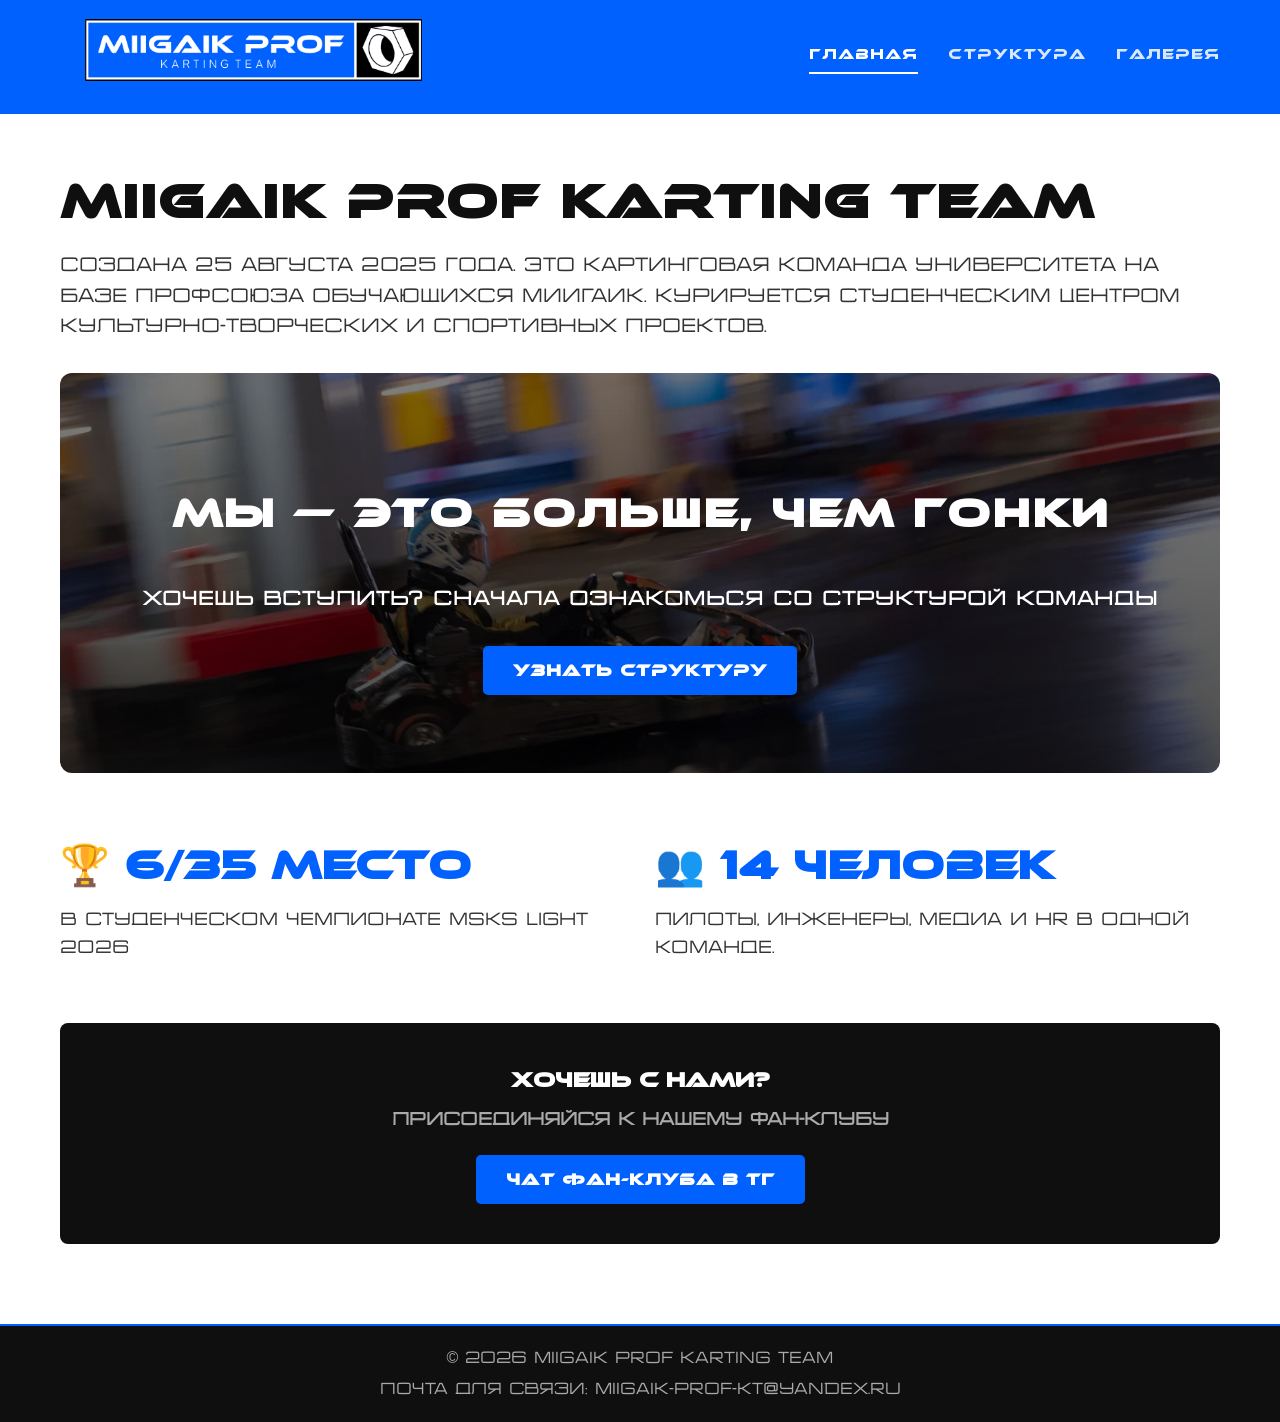
<file: index.html>
<!DOCTYPE html>
<html lang="ru">
<head>
    <meta charset="UTF-8">
    <meta name="viewport" content="width=device-width, initial-scale=1.0">
    <title>MIIGAiK PROF Karting Team</title>
    <link rel="icon" type="image/png" href="images/icon.ico">
    <link rel="stylesheet" href="style.css">
    <style>
        
        .main-title {
            color: #0F0F0F;
        }

        .banner {
            background: linear-gradient(rgba(0, 0, 0, 0.5), rgba(0, 0, 0, 0.7)), url('images/index.jpg');
            background-size: cover;
            background-position: center;
            height: 400px;
            border-radius: 12px;
            display: flex;
            align-items: center;
            justify-content: center;
            text-align: center;
            margin: 30px 0;
        }

        .banner h1 {
            border: none;
            color: white;
            font-size: 2.5rem;
            font-family: 'Ethnocentric', 'Impact', sans-serif;
        }

        .banner h2 {
            border: none;
            color: white;
            font-size: 1.2rem;
            font-family: 'Radiotechnika', Arial, sans-serif;
            margin-bottom: 20px;
        }

        .banner .btn {
            margin-top: 10px;
        }

        .stats-grid {
            display: flex;
            gap: 30px;
            flex-wrap: wrap;
            margin: 60px 0;
        }

        .stat-card {
            flex: 1;
            min-width: 250px;
        }

        .stat-card h3 {
            color: #0061ff;
            font-size: 2.5rem;
            margin-bottom: 10px;
            font-family: 'Ethnocentric', 'Impact', sans-serif;
        }

        .stat-card p {
            font-family: 'Radiotechnika', Arial, sans-serif;
            font-size: 1.1rem;
            color: #333;
        }

        .cta-block {
            text-align: center;
            padding: 40px;
            background: #0F0F0F;
            border-radius: 8px;
        }

        .cta-block h3 {
            color: white;
            font-family: 'Ethnocentric', 'Impact', sans-serif;
        }

        .cta-block h4 {
            color: #aaa;
            margin-bottom: 20px;
            font-family: 'Radiotechnika', Arial, sans-serif;
        }
    </style>
</head>
<body>
    <nav>
        <div class="container">
            <a href="index.html" class="logo">
                <img src="images/logo.png" alt="Karting Team" style="height: 120px;">
            </a>
            <div class="nav-links">
                <a href="index.html" class="active">ГЛАВНАЯ</a>
                <a href="structure.html">СТРУКТУРА</a>
                <a href="gallery.html">ГАЛЕРЕЯ</a>
            </div>
        </div>
    </nav>

    <main class="container">
        <h1 class="main-title">MIIGAiK PROF KARTING TEAM</h1>
        
        <t1>Создана 25 августа 2025 года. Это картинговая команда университета на базе Профсоюза Обучающихся МИИГАиК. Курируется Студенческим центром культурно-творческих и спортивных проектов.</t1>

        <!-- Баннер -->
        <div class="banner">
            <div>
                <h1>МЫ — ЭТО БОЛЬШЕ, ЧЕМ ГОНКИ</h1>
                <h2>Хочешь вступить? Сначала ознакомься со структурой команды</h2>
                <a href="structure.html" class="btn">УЗНАТЬ СТРУКТУРУ</a>
            </div>
        </div>

        <!-- Ключевые показатели -->
        <div class="stats-grid">
            <div class="stat-card">
                <h3>🏆 6/35 место</h3>
                <p>в студенческом чемпионате MSKS Light 2026</p>
            </div>
            <div class="stat-card">
                <h3>👥 14 человек</h3>
                <p>Пилоты, инженеры, медиа и HR в одной команде.</p>
            </div>
        </div>

        <!-- Блок с призывом -->
        <div class="cta-block">
            <h3>ХОЧЕШЬ С НАМИ?</h3>
            <h4>Присоединяйся к нашему фан-клубу</h4>
            <a href="https://t.me/+w9Vq2df_p7wwNTMy" class="btn">чат фан-клуба в тг</a>
        </div>
    </main>

    <footer>
        <p>© 2026 MIIGAiK PROF Karting Team</p>
        <p style="margin-top: 5px; color: #aaa;">ПОЧТА ДЛЯ СВЯЗИ: MIIGAiK-Prof-KT@yandex.ru</p>
    </footer>
</body>
</html>
</file>
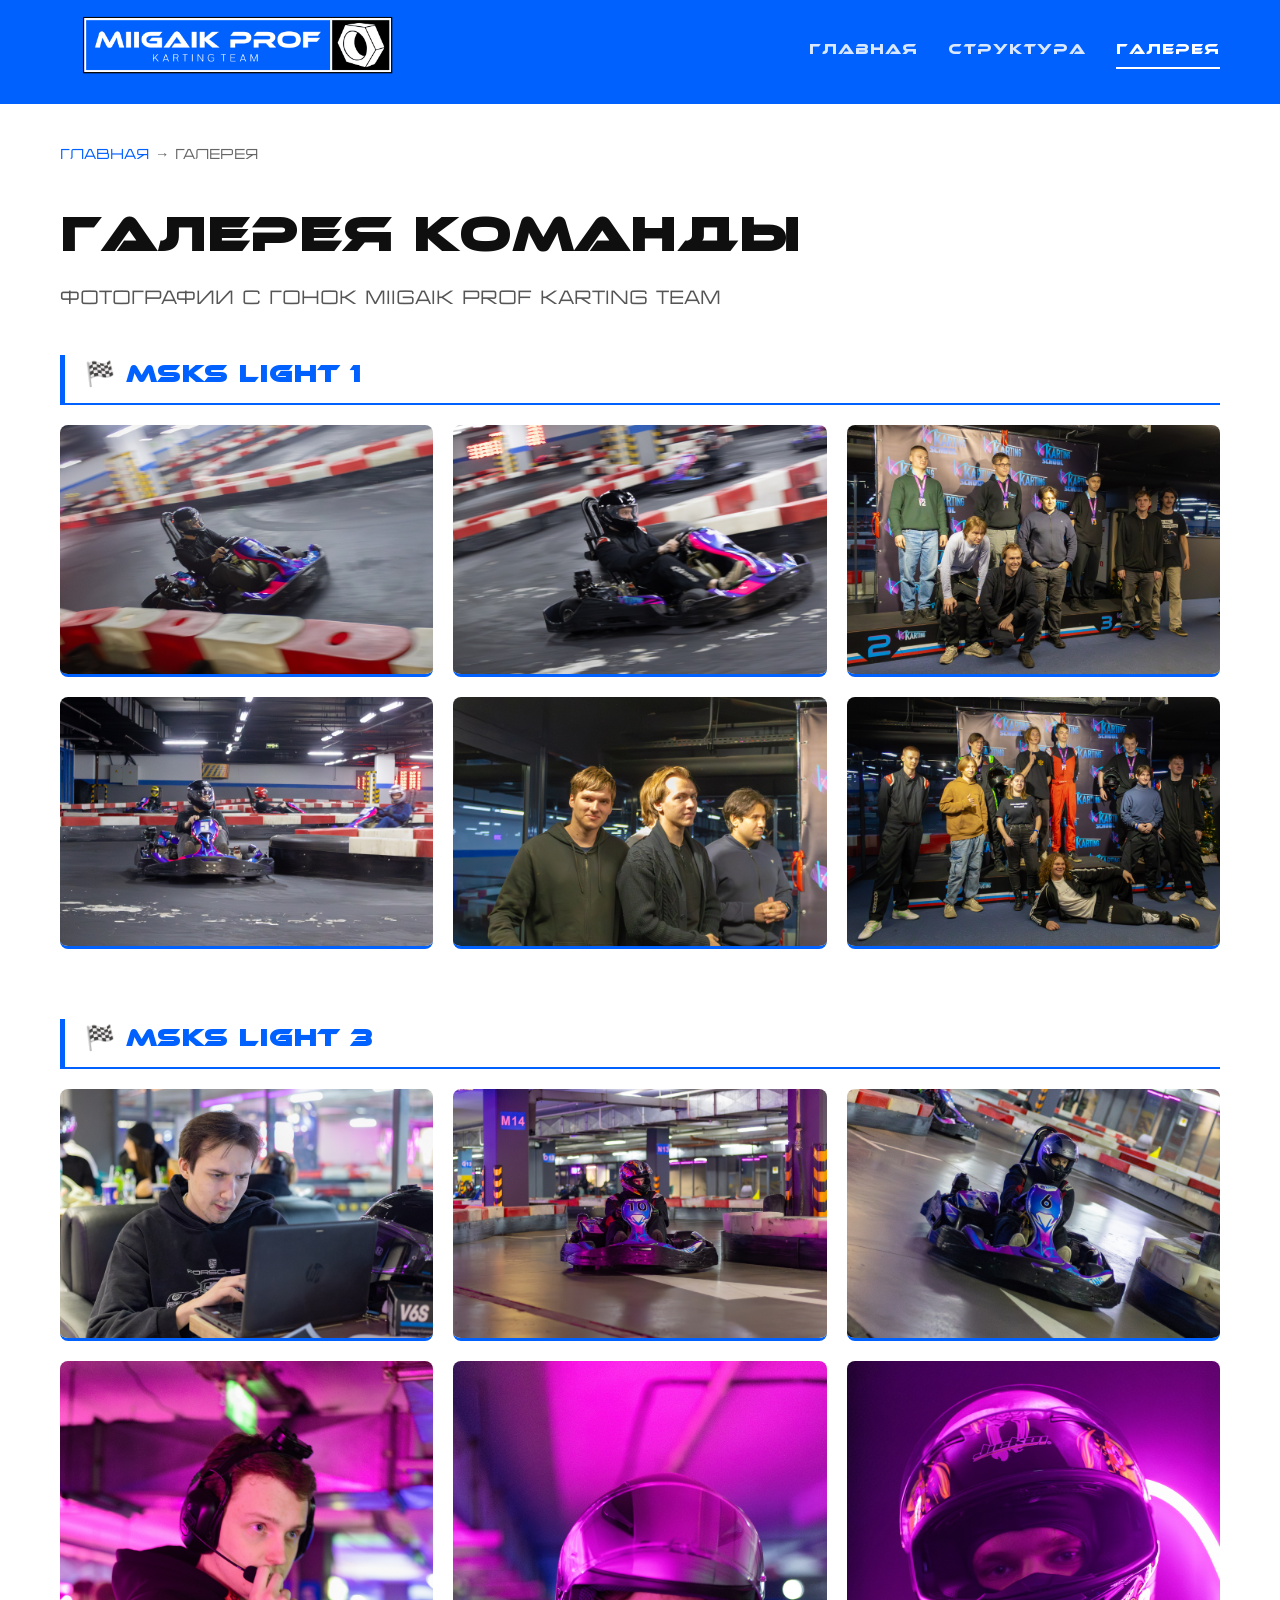
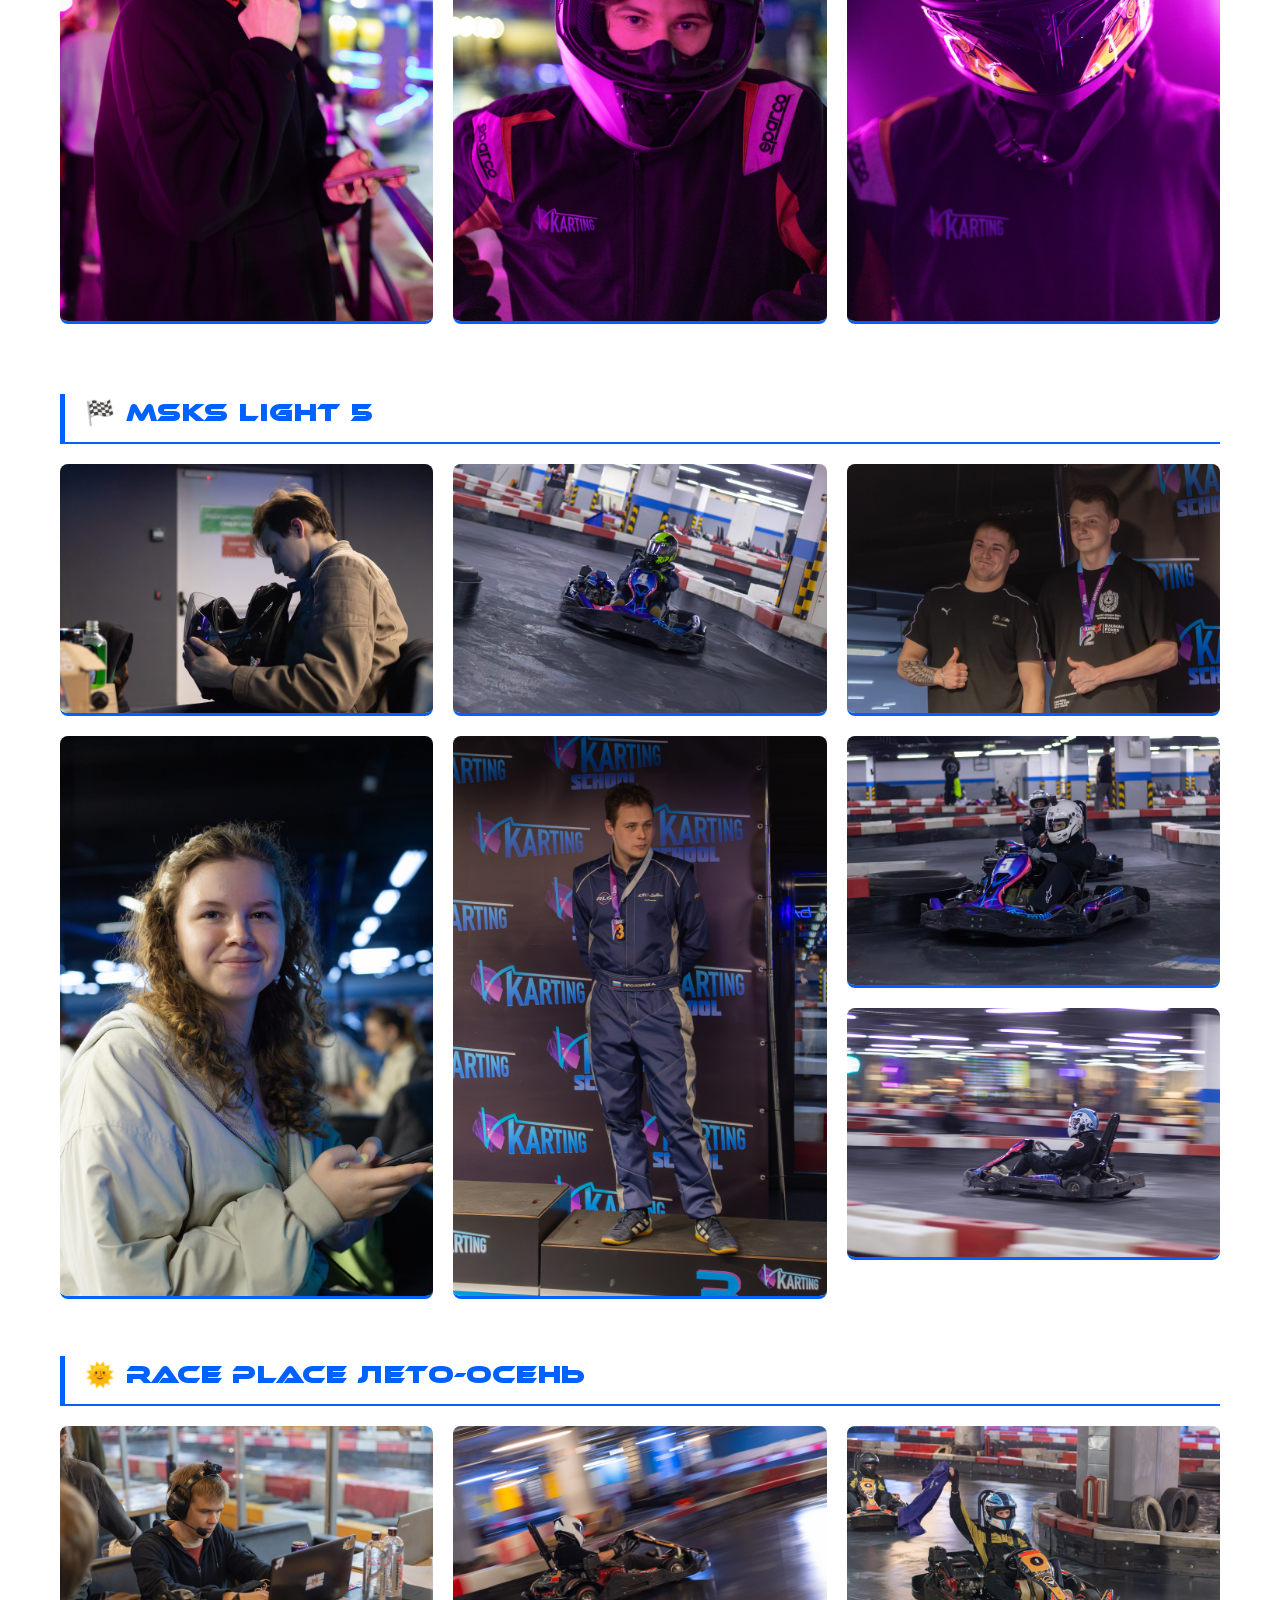
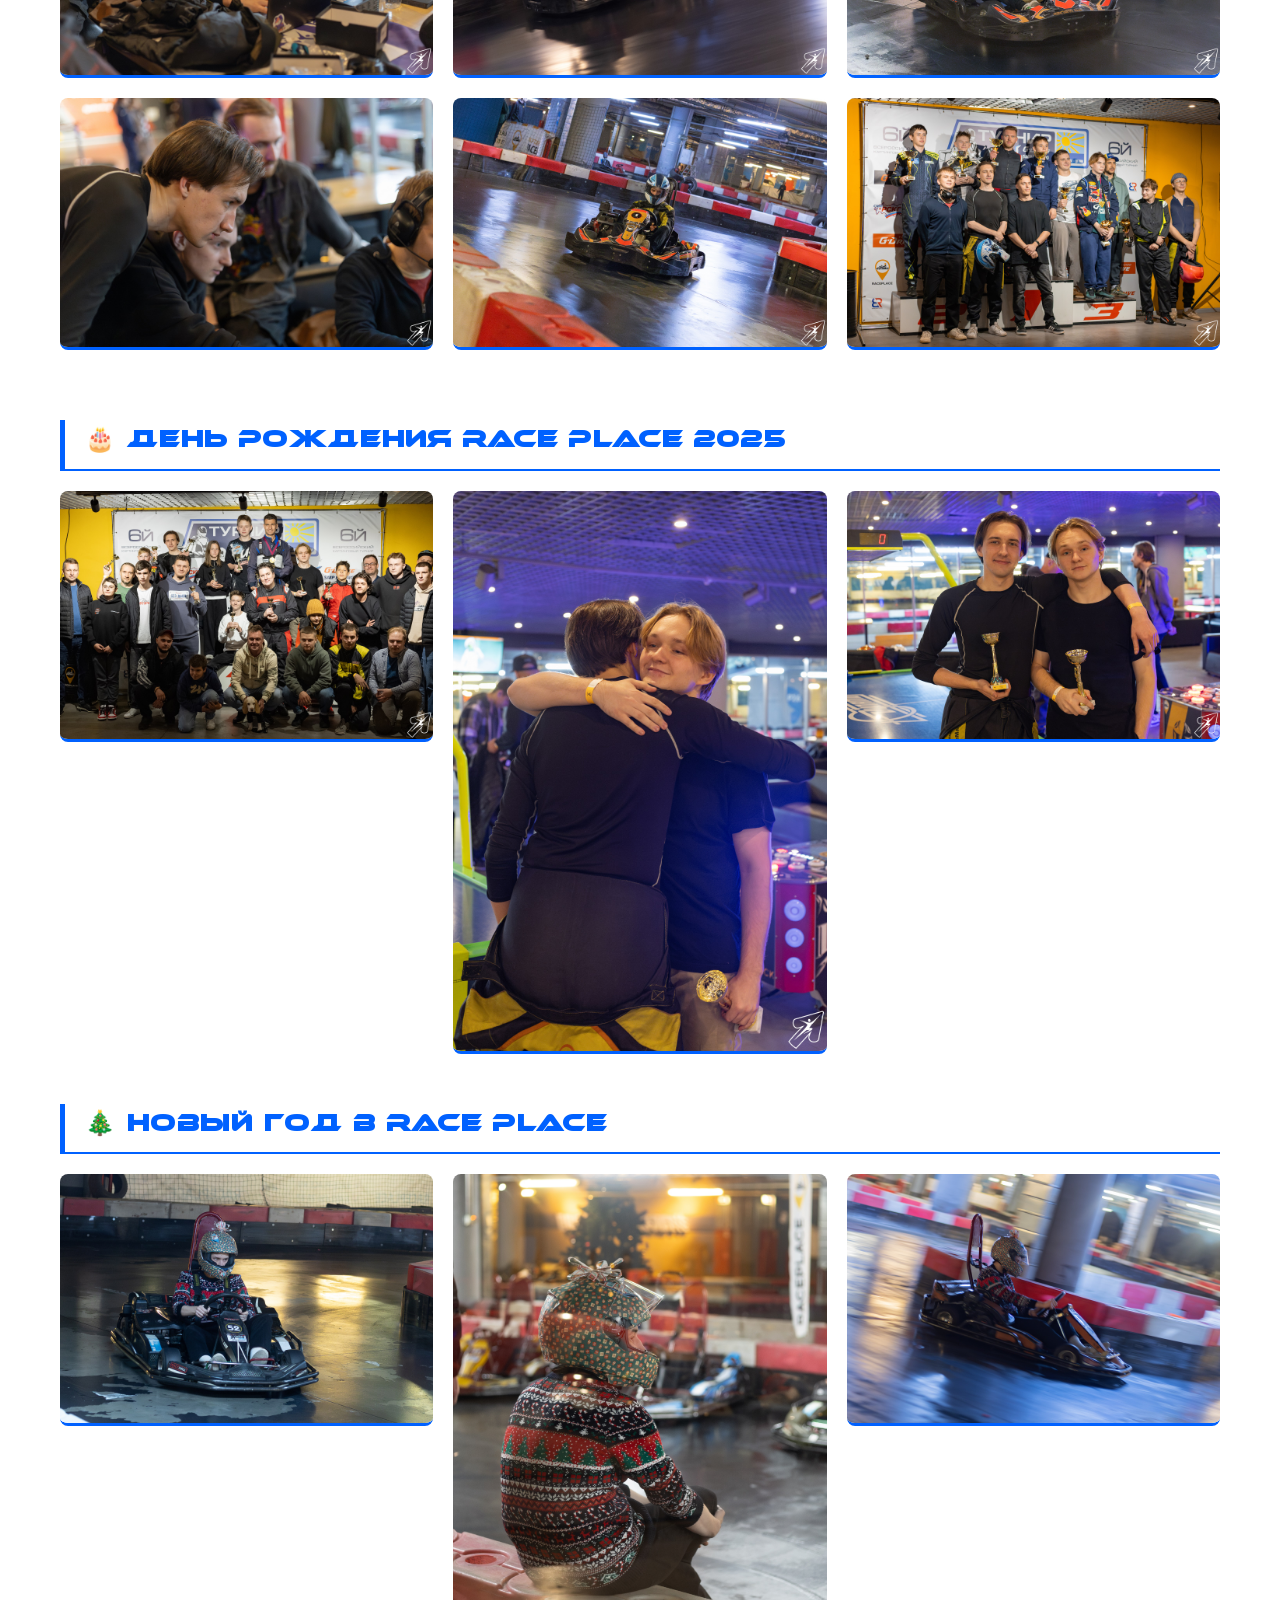
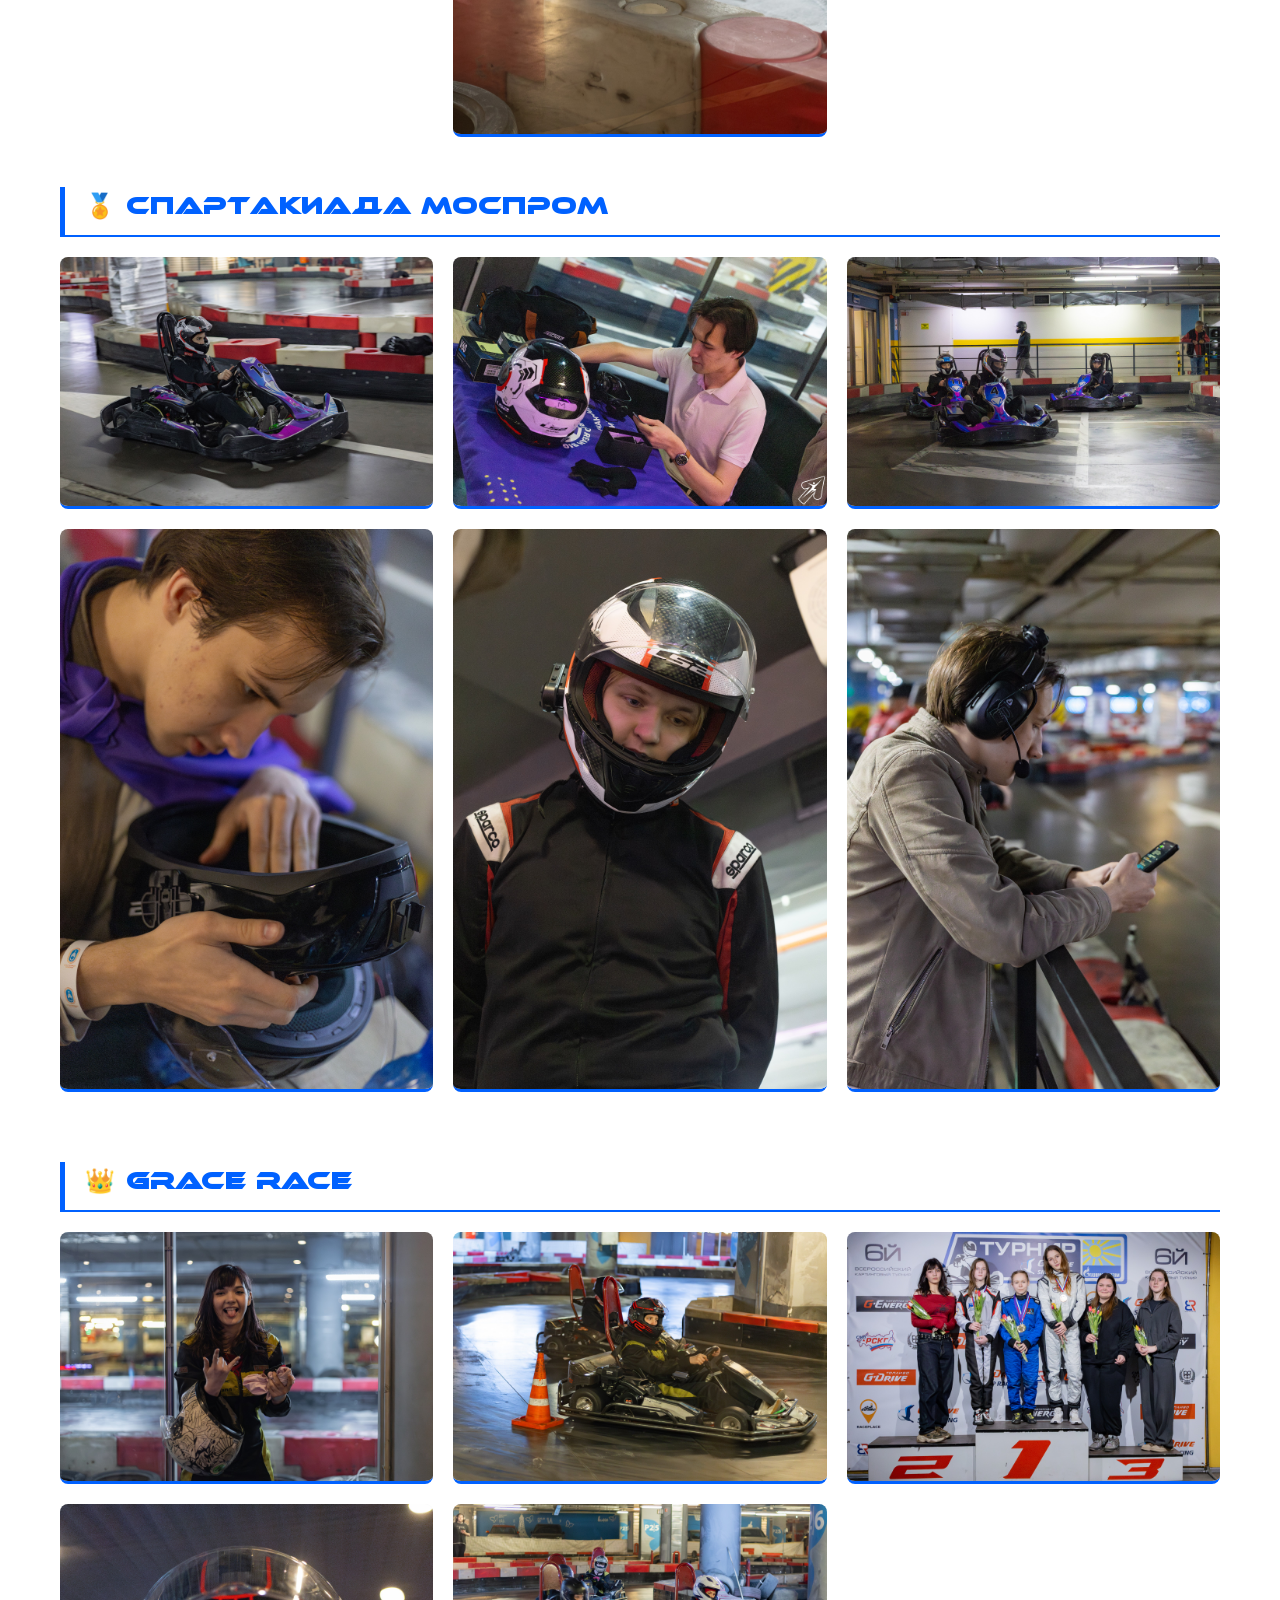
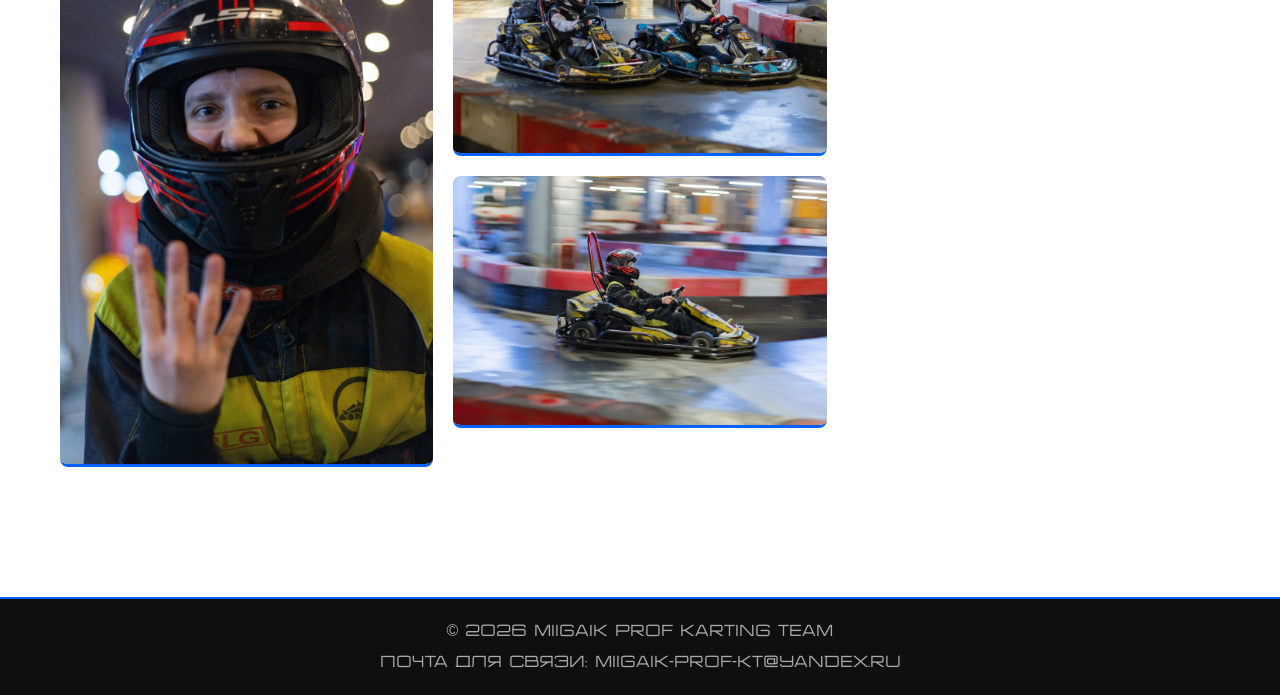
<file: gallery.html>
<!DOCTYPE html>
<html lang="ru">
<head>
    <meta charset="UTF-8">
    <meta name="viewport" content="width=device-width, initial-scale=1.0">
    <title>Галерея | MIIGAiK PROF Karting Team</title>
    <link rel="icon" type="image/png" href="images/icon.ico">
    <link rel="stylesheet" href="style.css">
    <style>
        /* ============================================
           СТИЛИ ДЛЯ ГАЛЕРЕИ
           ============================================ */
        
        .gallery-intro {
            font-family: radiotechnika, Arial, sans-serif;
            font-size: 1.2rem;
            color: #555;
            margin-bottom: 40px;
        }

        /* Секция этапа */
        .event-section {
            margin-bottom: 50px;
        }

        .event-title {
            font-family: 'Ethnocentric', 'Impact', sans-serif;
            font-size: 1.5rem;
            color: #0061ff;
            margin-bottom: 20px;
            padding-bottom: 10px;
            border-bottom: 2px solid #0061ff;
        }

        /* Сетка галереи */
        .gallery-grid {
            column-count: 3;
            column-gap: 20px;
        }

        .gallery-item {
            break-inside: avoid;
            margin-bottom: 20px;
            border-radius: 8px;
            overflow: hidden;
            transition: transform 0.3s ease;
            background: #F5F5F5;
            border-bottom: 3px solid #0061ff;
        }

        .gallery-item:hover {
            transform: scale(1.02);
        }

        .gallery-item img {
            width: 100%;
            height: auto;
            display: block;
        }

        /* Адаптив */
        @media (max-width: 900px) {
            .gallery-grid {
                column-count: 2;
            }
        }

        @media (max-width: 600px) {
            .gallery-grid {
                column-count: 1;
            }
        }
    </style>
</head>
<body>
    <nav>
        <div class="container">
            <a href="index.html" class="logo">
                <img src="images/logo.png" alt="Karting Team" style="height: 110px;">
            </a>
            <div class="nav-links">
                <a href="index.html">ГЛАВНАЯ</a>
                <a href="structure.html">СТРУКТУРА</a>
                <a href="gallery.html" class="active">ГАЛЕРЕЯ</a>
            </div>
        </div>
    </nav>

    <main class="container">
        <div class="breadcrumbs">
            <a href="index.html">Главная</a> → 
            <span>Галерея</span>
        </div>

        <h1>ГАЛЕРЕЯ КОМАНДЫ</h1>
        <p class="gallery-intro">Фотографии с гонок MIIGAiK PROF Karting Team</p>

        <!-- MSKS Light 1 -->
        <section class="event-section">
            <h2 class="event-title">🏁 MSKS LIGHT 1</h2>
            <div class="gallery-grid">
                <div class="gallery-item"><img src="images/gallery/msks-light-1/1.JPG" alt="MSKS Light 1"></div>
                <div class="gallery-item"><img src="images/gallery/msks-light-1/2.JPG" alt="MSKS Light 1"></div>
                <div class="gallery-item"><img src="images/gallery/msks-light-1/3.JPG" alt="MSKS Light 1"></div>
                <div class="gallery-item"><img src="images/gallery/msks-light-1/4.JPG" alt="MSKS Light 1"></div>
                <div class="gallery-item"><img src="images/gallery/msks-light-1/5.JPG" alt="MSKS Light 1"></div>
                <div class="gallery-item"><img src="images/gallery/msks-light-1/6.JPG" alt="MSKS Light 1"></div>
            </div>
        </section>

        <!-- MSKS Light 3 -->
        <section class="event-section">
            <h2 class="event-title">🏁 MSKS LIGHT 3</h2>
            <div class="gallery-grid">
                <div class="gallery-item"><img src="images/gallery/msks-light-3/1.JPG" alt="MSKS Light 3"></div>
                <div class="gallery-item"><img src="images/gallery/msks-light-3/2.JPG" alt="MSKS Light 3"></div>
                <div class="gallery-item"><img src="images/gallery/msks-light-3/4.JPG" alt="MSKS Light 3"></div>
                <div class="gallery-item"><img src="images/gallery/msks-light-3/5.JPG" alt="MSKS Light 3"></div>
                <div class="gallery-item"><img src="images/gallery/msks-light-3/3.JPG" alt="MSKS Light 3"></div>
                <div class="gallery-item"><img src="images/gallery/msks-light-3/6.JPG" alt="MSKS Light 3"></div>
            </div>
        </section>

        <!-- MSKS Light 5 -->
        <section class="event-section">
            <h2 class="event-title">🏁 MSKS LIGHT 5</h2>
            <div class="gallery-grid">
                <div class="gallery-item"><img src="images/gallery/msks-light-5/1.JPG" alt="MSKS Light 5"></div>
                <div class="gallery-item"><img src="images/gallery/msks-light-5/2.JPG" alt="MSKS Light 5"></div>
                <div class="gallery-item"><img src="images/gallery/msks-light-5/4.JPG" alt="MSKS Light 5"></div>
                <div class="gallery-item"><img src="images/gallery/msks-light-5/5.JPG" alt="MSKS Light 5"></div>
                <div class="gallery-item"><img src="images/gallery/msks-light-5/6.JPG" alt="MSKS Light 5"></div>
                <div class="gallery-item"><img src="images/gallery/msks-light-5/7.JPG" alt="MSKS Light 5"></div>
                <div class="gallery-item"><img src="images/gallery/msks-light-5/8.JPG" alt="MSKS Light 5"></div>
                
            </div>
        </section>

        <!-- Race Place Лето-Осень -->
        <section class="event-section">
            <h2 class="event-title">🌞 RACE PLACE ЛЕТО-ОСЕНЬ</h2>
            <div class="gallery-grid">
                <div class="gallery-item"><img src="images/gallery/raceplace-summer/1.jpg" alt="Race Place Лето-Осень"></div>
                <div class="gallery-item"><img src="images/gallery/raceplace-summer/2.jpg" alt="Race Place Лето-Осень"></div>
                <div class="gallery-item"><img src="images/gallery/raceplace-summer/3.jpg" alt="Race Place Лето-Осень"></div>
                <div class="gallery-item"><img src="images/gallery/raceplace-summer/4.jpg" alt="Race Place Лето-Осень"></div>
                <div class="gallery-item"><img src="images/gallery/raceplace-summer/5.jpg" alt="Race Place Лето-Осень"></div>
                <div class="gallery-item"><img src="images/gallery/raceplace-summer/6.jpg" alt="Race Place Лето-Осень"></div>
            </div>
        </section>

        <!-- День рождения Race Place 2025 -->
        <section class="event-section">
            <h2 class="event-title">🎂 ДЕНЬ РОЖДЕНИЯ RACE PLACE 2025</h2>
            <div class="gallery-grid">
                <div class="gallery-item"><img src="images/gallery/race-place-bday/1.JPG" alt="День рождения Race Place"></div>
                <div class="gallery-item"><img src="images/gallery/race-place-bday/2.JPG" alt="День рождения Race Place"></div>
                <div class="gallery-item"><img src="images/gallery/race-place-bday/3.JPG" alt="День рождения Race Place"></div>
            
            </div>
        </section>

        <!-- Новый год в Race Place -->
        <section class="event-section">
            <h2 class="event-title">🎄 НОВЫЙ ГОД В RACE PLACE</h2>
            <div class="gallery-grid">
                <div class="gallery-item"><img src="images/gallery/newyear/1.JPG" alt="Новый год в Race Place"></div>
                <div class="gallery-item"><img src="images/gallery/newyear/2.JPG" alt="Новый год в Race Place"></div>
                <div class="gallery-item"><img src="images/gallery/newyear/3.JPG" alt="Новый год в Race Place"></div>
            </div>
        </section>

        <!-- Спартакиада Моспром -->
        <section class="event-section">
            <h2 class="event-title">🏅 СПАРТАКИАДА МОСПРОМ</h2>
            <div class="gallery-grid">
                <div class="gallery-item"><img src="images/gallery/mosprom/1.JPG" alt="Спартакиада Моспром"></div>
                <div class="gallery-item"><img src="images/gallery/mosprom/2.JPG" alt="Спартакиада Моспром"></div>
                <div class="gallery-item"><img src="images/gallery/mosprom/4.JPG" alt="Спартакиада Моспром"></div>
                <div class="gallery-item"><img src="images/gallery/mosprom/5.JPG" alt="Спартакиада Моспром"></div>
                <div class="gallery-item"><img src="images/gallery/mosprom/3.JPG" alt="Спартакиада Моспром"></div>
                <div class="gallery-item"><img src="images/gallery/mosprom/6.JPG" alt="Спартакиада Моспром"></div>
                
            </div>
        </section>

        <!-- Grace Race -->
        <section class="event-section">
            <h2 class="event-title">👑 GRACE RACE</h2>
            <div class="gallery-grid">
                <div class="gallery-item"><img src="images/gallery/grace-race/1.JPG" alt="Grace Race"></div>
                <div class="gallery-item"><img src="images/gallery/grace-race/2.JPG" alt="Grace Race"></div>
                <div class="gallery-item"><img src="images/gallery/grace-race/3.JPG" alt="Grace Race"></div>
                <div class="gallery-item"><img src="images/gallery/grace-race/4.JPG" alt="Grace Race"></div>
                <div class="gallery-item"><img src="images/gallery/grace-race/5.JPG" alt="Grace Race"></div>
                <div class="gallery-item"><img src="images/gallery/grace-race/6.JPG" alt="Grace Race"></div>
            </div>
        </section>

        
    </main>

    <footer>
        <p>© 2026 MIIGAiK PROF Karting Team</p>
        <p style="margin-top: 5px; color: #aaa;">ПОЧТА ДЛЯ СВЯЗИ: MIIGAiK-Prof-KT@yandex.ru</p>
    </footer>
</body>
</html>
</file>
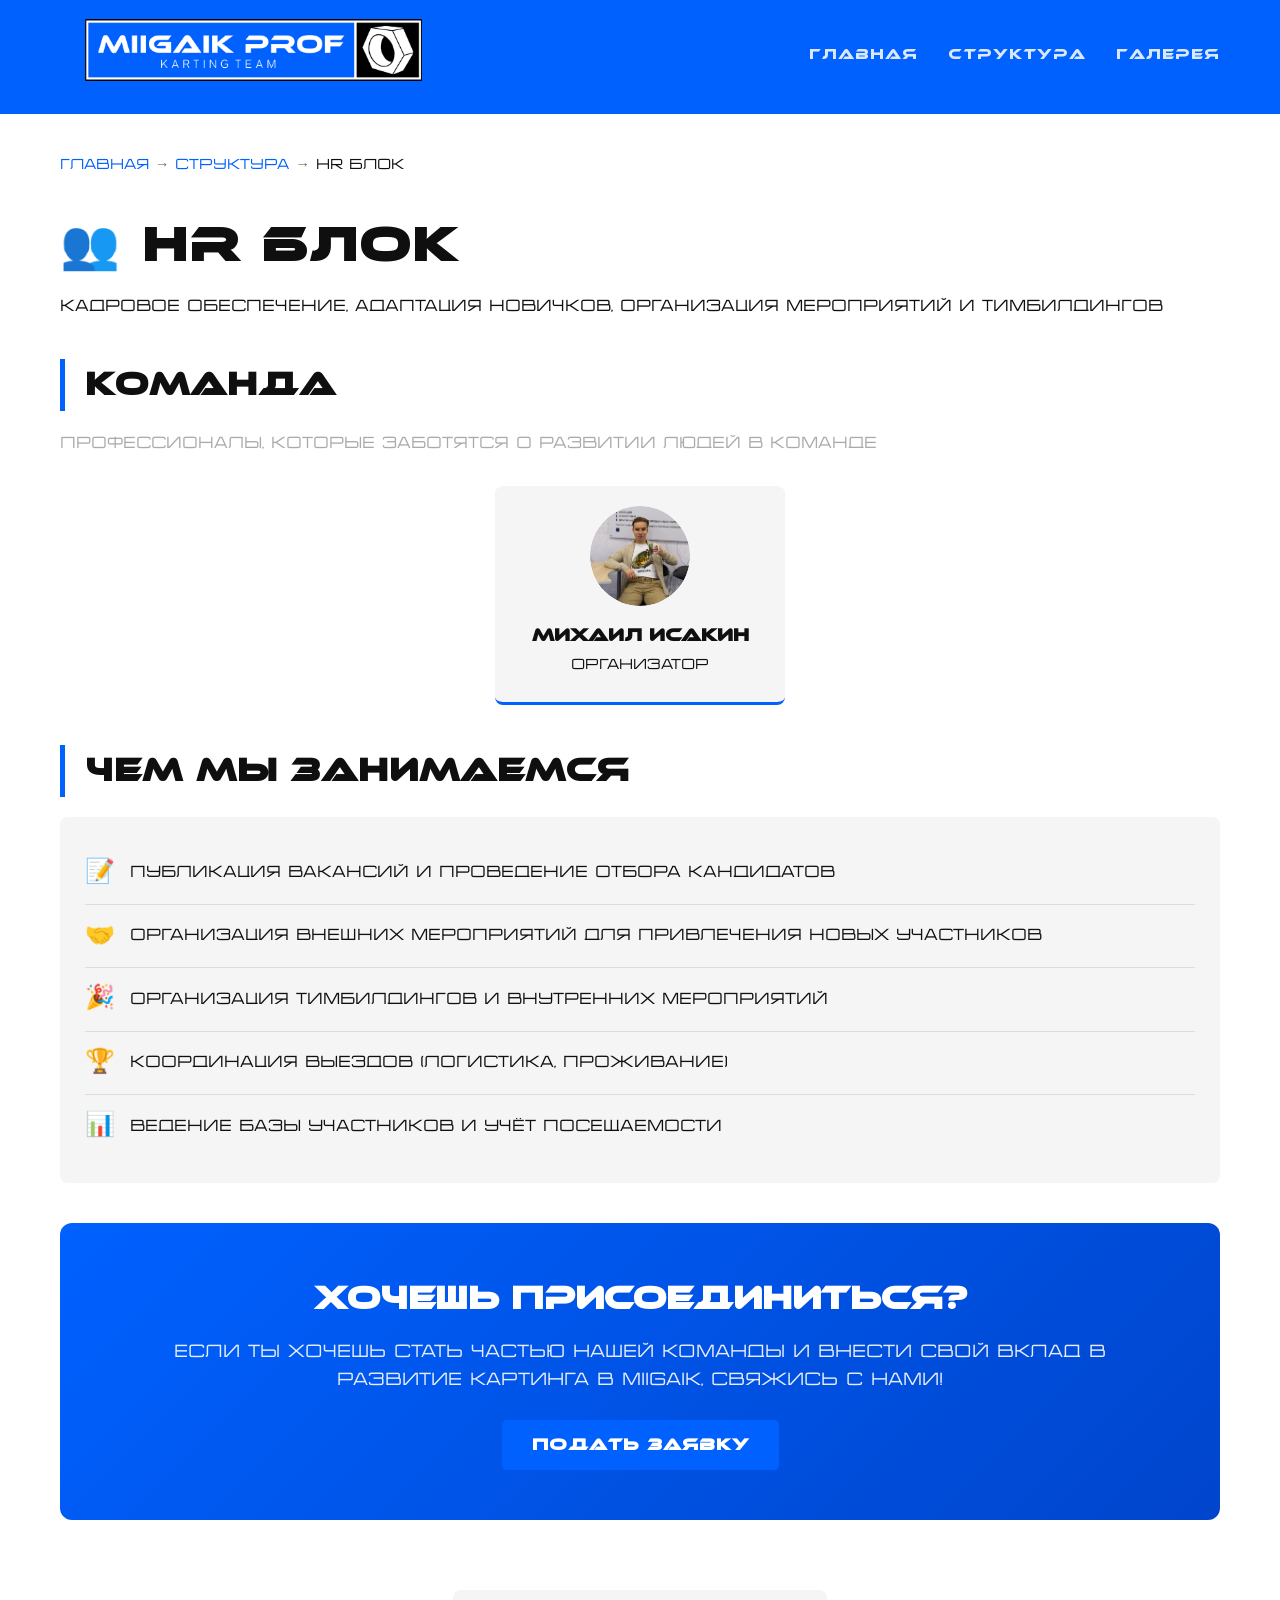
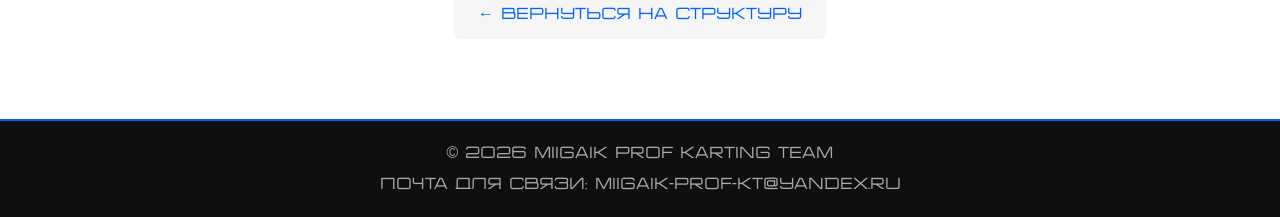
<file: hr.html>
<!DOCTYPE html>
<html lang="ru">
<head>
    <meta charset="UTF-8">
    <meta name="viewport" content="width=device-width, initial-scale=1.0">
    <title>HR Блок | MIIGAiK PROF Karting Team</title>
    <link rel="icon" type="image/png" href="images/icon.ico">
    <link rel="stylesheet" href="style.css">
    <style>
        .join-section {
            background: linear-gradient(135deg, #0061ff 0%, #0045cc 100%);
            padding: 50px;
            border-radius: 12px;
            text-align: center;
            margin: 40px 0;
        }

        .join-section h3 {
            color: white;
            font-family: 'Ethnocentric', 'Impact', sans-serif;
            font-size: 2rem;
            margin-bottom: 15px;
        }

        .join-section p {
            color: rgba(255, 255, 255, 0.9);
            font-family: 'Radiotechnika', Arial, sans-serif;
            font-size: 1.1rem;
            margin-bottom: 25px;
        }

        .back-link {
            display: inline-block;
            margin-top: 30px;
            padding: 12px 25px;
            background: #F5F5F5;
            color: #0061ff;
            border-radius: 8px;
            text-decoration: none;
            font-family: 'Radiotechnika', Arial, sans-serif;
            transition: all 0.3s;
        }

        .back-link:hover {
            background: #EEEEEE;
        }

        .member-avatar.member-avatar-photo {
            position: static;
            width: 100px;
            height: 100px;
            margin: 0 auto 15px;
            border-radius: 50%;
            background: none;
            padding: 0;
            overflow: hidden;
        }

        .member-avatar.member-avatar-photo img {
            width: 100%;
            height: 100%;
            object-fit: cover;
            border-radius: 50%;
            display: block;
        }

        .member-card:has(.member-avatar-photo) h3,
        .member-card:has(.member-avatar-photo) .member-role,
        .member-card:has(.member-avatar-photo) .member-desc {
            color: #0F0F0F;
            text-shadow: none;
        }

        .member-card:has(.member-avatar-photo) {
            aspect-ratio: auto;
            display: block;
        }

        .hr-team-grid {
            justify-content: center;
        }

        .hr-team-grid .member-card {
            flex: 0 1 25%;
            min-width: 220px;
            max-width: 320px;
        }
    </style>
</head>
<body>
    <nav>
        <div class="container">
            <a href="index.html" class="logo">
                <img src="images/logo.png" alt="Karting Team" style="height: 120px;">
            </a>
            <div class="nav-links">
                <a href="index.html">ГЛАВНАЯ</a>
                <a href="structure.html">СТРУКТУРА</a>
                <a href="gallery.html">ГАЛЕРЕЯ</a>
            </div>
        </div>
    </nav>

    <main class="container">
        <div class="breadcrumbs">
            <a href="index.html">Главная</a> → 
            <a href="structure.html">Структура</a> → 
            <span style="color: #0F0F0F;">HR Блок</span>
        </div>

        <div class="hr-hero">
            <div>
                <h1>👥 HR БЛОК</h1>
                <p>Кадровое обеспечение, адаптация новичков, организация мероприятий и тимбилдингов</p>
            </div>
        </div>

        <section>
            <h2>КОМАНДА</h2>
            <p style="color: #aaa; margin-bottom: 30px;">Профессионалы, которые заботятся о развитии людей в команде</p>
            
            <div class="team-grid hr-team-grid">
                <div class="member-card">
                    <div class="member-avatar member-avatar-photo">
                        <img src="images/members/Hr Исакин Михаил.jpg" alt="Михаил Исакин">
                    </div>
                    <h3>Михаил Исакин</h3>
                    <div class="member-role">Организатор</div>
                    <div class="member-desc"></div>
                </div>
            </div>
        </section>

        <section>
            <h2>ЧЕМ МЫ ЗАНИМАЕМСЯ</h2>
            <div class="task-list">
                <div class="task-item"><span class="task-icon">📝</span> Публикация вакансий и проведение отбора кандидатов</div>
                <div class="task-item"><span class="task-icon">🤝</span> Организация внешних мероприятий для привлечения новых участников</div>
                <div class="task-item"><span class="task-icon">🎉</span> Организация тимбилдингов и внутренних мероприятий</div>
                <div class="task-item"><span class="task-icon">🏆</span> Координация выездов (логистика, проживание)</div>
                <div class="task-item"><span class="task-icon">📊</span> Ведение базы участников и учёт посещаемости</div>
            </div>
        </section>

        <div class="join-section">
            <h3>ХОЧЕШЬ ПРИСОЕДИНИТЬСЯ?</h3>
            <p>Если ты хочешь стать частью нашей команды и внести свой вклад в развитие картинга в MIIGAiK, свяжись с нами!</p>
            <a href="https://forms.yandex.ru/u/69ea5f3550569025bc385711" class="btn">ПОДАТЬ ЗАЯВКУ</a>
        </div>

        <div style="text-align: center;">
            <a href="structure.html" class="back-link">← Вернуться на структуру</a>
        </div>
    </main>

    <footer>
        <p>© 2026 MIIGAiK PROF Karting Team</p>
        <p style="margin-top: 5px; color: #aaa;">ПОЧТА ДЛЯ СВЯЗИ: MIIGAiK-Prof-KT@yandex.ru</p>
    </footer>
</body>
</html>
</file>
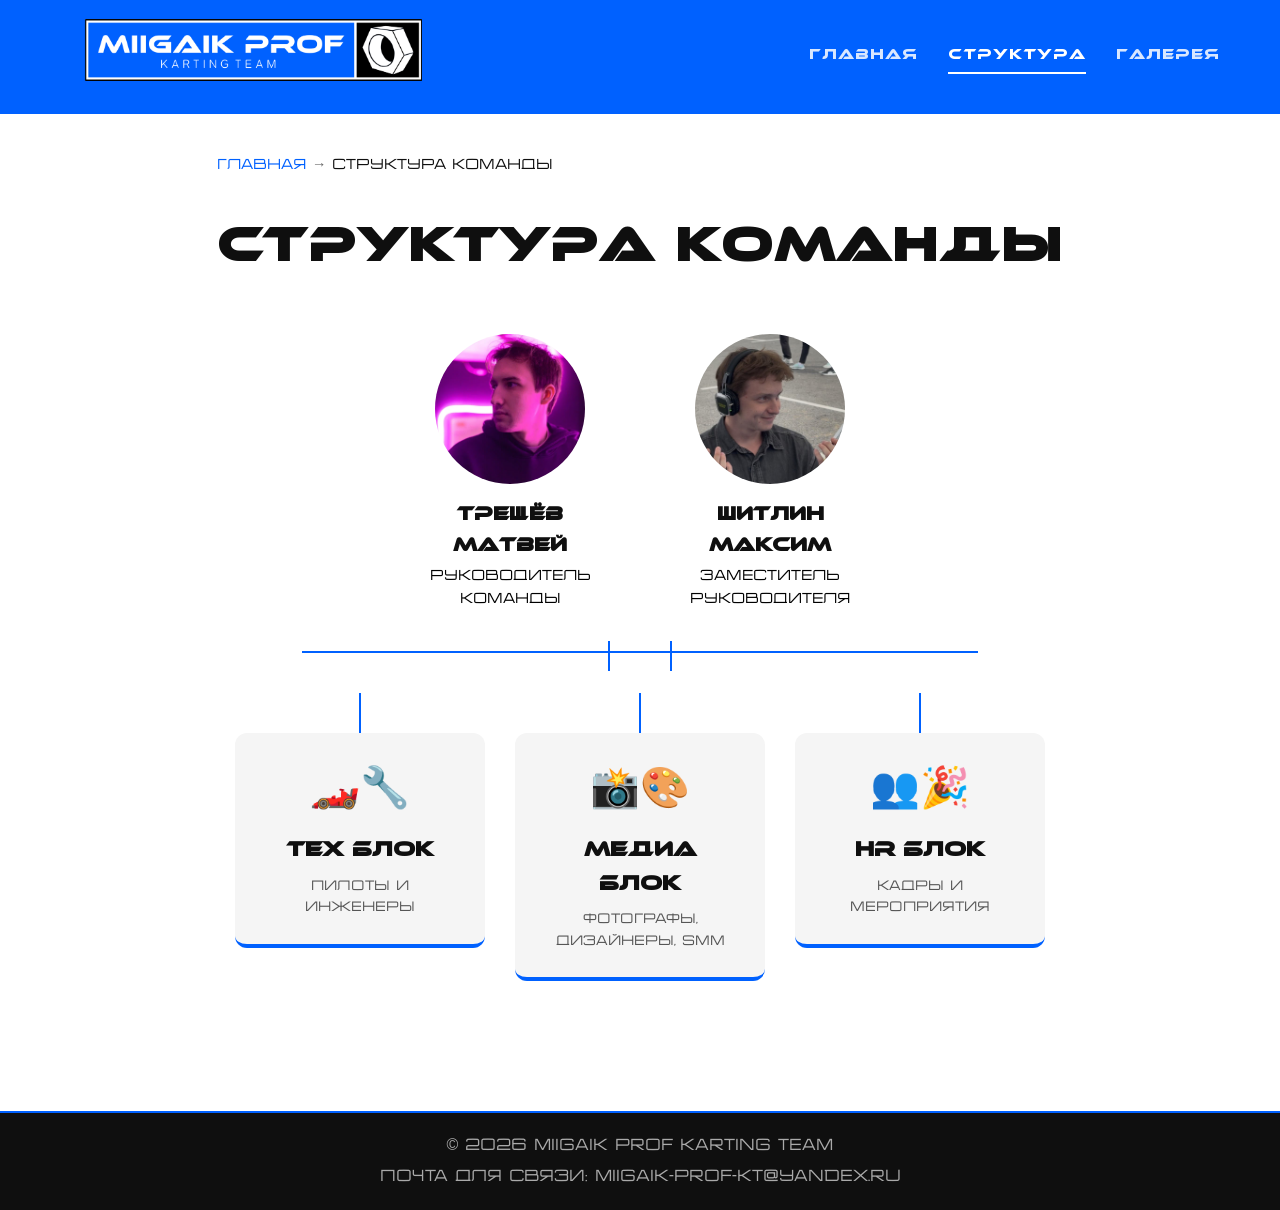
<file: structure.html>
<!DOCTYPE html>
<html lang="ru">
<head>
    <meta charset="UTF-8">
    <meta name="viewport" content="width=device-width, initial-scale=1.0">
    <title>Структура | MIIGAiK PROF Karting Team</title>
    <link rel="icon" type="image/png" href="images/icon.ico">
    <link rel="stylesheet" href="style.css">
    <style>
        /* Стили для древа */
        .org-tree {
            margin: 50px 0;
        }

        .leadership-row {
            display: flex;
            justify-content: center;
            gap: 60px;
            margin-bottom: 40px;
        }

        .leader-card {
            text-align: center;
            max-width: 200px;
        }

        .leader-photo {
            width: 150px;
            height: 150px;
            border-radius: 50%;
            background: #0061ff;
            margin: 0 auto 15px;
            display: flex;
            align-items: center;
            justify-content: center;
            font-family: 'Ethnocentric', 'Impact', sans-serif;
            font-size: 2.5rem;
            font-weight: bold;
            color: white;
            overflow: hidden;
        }

        .leader-photo img {
            width: 100%;
            height: 100%;
            object-fit: cover;
        }

        .leader-name {
            font-family: 'Ethnocentric', 'Impact', sans-serif;
            font-size: 1.2rem;
            font-weight: bold;
            margin-bottom: 5px;
            color: #0F0F0F;
        }

        .leader-role {
            font-family: 'Radiotechnika', Arial, sans-serif;
            color: #000000;
            font-size: 0.9rem;
        }

        /* Ветви вниз */
        .branches {
            display: flex;
            justify-content: center;
            gap: 30px;
            position: relative;
            margin-top: 20px;
        }

        .branch {
            text-align: center;
            flex: 1;
            max-width: 250px;
        }

        .branch-connector {
            width: 2px;
            height: 40px;
            background: #0061ff;
            margin: 0 auto;
        }

        .branch-card {
            background: #F5F5F5;
            border-radius: 12px;
            padding: 25px;
            text-decoration: none;
            color: #0F0F0F;
            display: block;
            border-bottom: 4px solid #0061ff;
            transition: all 0.3s;
        }

        .branch-card:hover {
            transform: translateY(-5px);
            background: #EEEEEE;
        }

        .branch-icon {
            font-size: 2.5rem;
            margin-bottom: 10px;
        }

        .branch-card h3 {
            font-family: 'Ethnocentric', 'Impact', sans-serif;
            color: #0F0F0F;
            margin-bottom: 10px;
        }

        .branch-card p {
            font-family: 'Radiotechnika', Arial, sans-serif;
            color: #555;
            font-size: 0.85rem;
        }

        /* Горизонтальная линия между ветвями */
        .tree-lines {
            position: relative;
            height: 2px;
            background: #0061ff;
            width: 80%;
            margin: 0 auto;
            top: -20px;
            z-index: -1;
        }

        @media (max-width: 700px) {
            .leadership-row {
                flex-direction: column;
                align-items: center;
                gap: 30px;
            }
            .branches {
                flex-direction: column;
                align-items: center;
            }
            .tree-lines {
                display: none;
            }
        }
    </style>
</head>
<body>
    <nav>
        <div class="container">
            <a href="index.html" class="logo">
                <img src="images/logo.png" alt="Karting Team" style="height: 120px;">
            </a>
            <div class="nav-links">
                <a href="index.html" >ГЛАВНАЯ</a>
                <a href="structure.html" class="active">СТРУКТУРА</a>
                <a href="gallery.html">ГАЛЕРЕЯ</a>
            </div>
        </div>
    </nav>

    <main class="container">
        <div class="breadcrumbs">
            <a href="index.html">Главная</a> → 
            <span style="color: #0F0F0F;">Структура команды</span>
        </div>

        <h1 style="color: #0F0F0F;">СТРУКТУРА КОМАНДЫ</h1>

        <div class="org-tree">
            <!-- Руководство -->
            <div class="leadership-row">
                <!-- Руководитель -->
                <div class="leader-card">
                    <div class="leader-photo">
                        <img src="images/members/treschev.jpg" alt="Трещёв Матвей" onerror="this.style.display='none'; this.nextElementSibling.style.display='flex';">
                        <span style="display: none;">МТ</span>
                    </div>
                    <div class="leader-name">Трещёв Матвей</div>
                    <div class="leader-role">Руководитель команды</div>
                </div>
                <!-- Заместитель -->
                <div class="leader-card">
                    <div class="leader-photo">
                        <img src="images/members/Т Шитлин Максим.jpg" alt="Шитлин Максим" onerror="this.style.display='none'; this.nextElementSibling.style.display='flex';">
                        <span style="display: none;">МШ</span>
                    </div>
                    <div class="leader-name">Шитлин Максим</div>
                    <div class="leader-role">Заместитель руководителя</div>
                </div>
            </div>

            <!-- Соединительные линии -->
            <div style="display: flex; justify-content: center; gap: 60px; margin-top: -10px;">
                <div style="width: 2px; height: 30px; background: #0061ff;"></div>
                <div style="width: 2px; height: 30px; background: #0061ff;"></div>
            </div>
            <div class="tree-lines"></div>

            <!-- Ветви к отделам -->
            <div class="branches">
                <!-- Тех блок -->
                <div class="branch">
                    <div class="branch-connector"></div>
                    <a href="tech.html" class="branch-card">
                        <div class="branch-icon">🏎️🔧</div>
                        <h3>ТЕХ БЛОК</h3>
                        <p>Пилоты и инженеры</p>
                    </a>
                </div>
                <!-- Медиа блок -->
                <div class="branch">
                    <div class="branch-connector"></div>
                    <a href="media.html" class="branch-card">
                        <div class="branch-icon">📸🎨</div>
                        <h3>МЕДИА БЛОК</h3>
                        <p>Фотографы, дизайнеры, SMM</p>
                    </a>
                </div>
                <!-- HR блок -->
                <div class="branch">
                    <div class="branch-connector"></div>
                    <a href="hr.html" class="branch-card">
                        <div class="branch-icon">👥🎉</div>
                        <h3>HR БЛОК</h3>
                        <p>Кадры и мероприятия</p>
                    </a>
                </div>
            </div>
        </div>
    </main>

    <footer>
        <p>© 2026 MIIGAiK PROF Karting Team</p>
        <p style="margin-top: 5px; color: #aaa;">ПОЧТА ДЛЯ СВЯЗИ: MIIGAiK-Prof-KT@yandex.ru</p>
    </footer>
</body>
</html>
</file>
<file: style.css>
/* ============================================
   MIIGAiK PROF KARTING TEAM - MAIN STYLESHEET
   Цвета: белый фон, чёрный текст, синий (#0061ff), тёмно-синий (#0042ae)
   Шрифты: Ethnocentric (заголовки), Radiotechnika (текст)
   ============================================ */

/* ============================================
   ПОДКЛЮЧЕНИЕ ЛОКАЛЬНЫХ ШРИФТОВ
   ============================================ */

/* Ethnocentric — для заголовков (гоночный, агрессивный стиль) */
@font-face {
    font-family: 'Ethnocentric';
    src: url('fonts/ethnocentricrus_lat_extra_expandedregular.woff2') format('woff2'),
         url('fonts/ethnocentricrus_lat_extra_expandedregular.woff') format('woff');
    font-weight: normal;
    font-style: normal;
    font-display: swap;
}

/* Radiotechnika — для основного текста (технический, читаемый) */
@font-face {
    font-family: 'Radiotechnika';
    src: url('fonts/Radiotechnika.woff2') format('woff2'),
         url('fonts/Radiotechnika.woff') format('woff');
    font-weight: normal;
    font-style: normal;
    font-display: swap;
}

/* ============================================
   БАЗОВЫЕ СТИЛИ
   ============================================ */

* {
    margin: 0;
    padding: 0;
    box-sizing: border-box;
}

body {
    font-family: 'Radiotechnika', Arial, sans-serif;
    background-color: #FFFFFF;
    color: #0F0F0F;
    line-height: 1.6;
    min-height: 100vh;
    display: flex;
    flex-direction: column;
}

.container {
    max-width: 1200px;
    margin: 0 auto;
    padding: 20px;
    flex: 1;
}

/* ============================================
   НАВИГАЦИЯ (синяя шапка, синяя полоска)
   ============================================ */
nav {
    background: #0061ff;
    padding: 1px 0;
    border-bottom: 2px solid #0061ff;
}

nav .container {
    display: flex;
    justify-content: space-between;
    align-items: center;
    padding-top: 0;
    padding-bottom: 0;
}

.logo {
    margin-top: -10px;  
    font-family: 'Ethnocentric', 'Impact', sans-serif;
    font-size: 1.5rem;
    font-weight: bold;
    color: white;
    text-decoration: none;
    display: flex;
    align-items: center;
}

.logo span {
    color: white;
}

.nav-links {
    display: flex;
    gap: 30px;
}

.nav-links a {
    font-family: 'Ethnocentric', 'Impact', sans-serif;
    color: rgba(255, 255, 255, 0.85);
    text-decoration: none;
    font-weight: 500;
    text-transform: uppercase;
    font-size: 0.9rem;
    letter-spacing: 1px;
    padding: 5px 0;
    border-bottom: 2px solid transparent;
    transition: 0.2s;
}

.nav-links a:hover,
.nav-links a.active {
    color: #fff;
    border-bottom: 2px solid #fff;
}

/* ============================================
   ЗАГОЛОВКИ (Ethnocentric)
   ============================================ */
h1 {
    font-family: 'Ethnocentric', 'Impact', sans-serif;
    font-size: 3rem;
    margin: 30px 0 10px;
    color: #0F0F0F;
    text-transform: uppercase;
    letter-spacing: 2px;
}

h1 span {
    color: #0061ff;
}

h2 {
    font-family: 'Ethnocentric', 'Impact', sans-serif;
    font-size: 2rem;
    margin: 40px 0 20px;
    border-left: 5px solid #0061ff;
    padding-left: 20px;
    color: #0F0F0F;
    text-transform: uppercase;
    letter-spacing: 1px;
}

h3 {
    font-family: 'Ethnocentric', 'Impact', sans-serif;
    font-size: 1.3rem;
    margin-bottom: 10px;
    color: #0061ff;
    text-transform: uppercase;
}

h4 {
    font-family: 'Ethnocentric', 'Impact', sans-serif;
    font-size: 1.1rem;
    margin-bottom: 10px;
    color: #0F0F0F;
}

/* ============================================
   КАСТОМНЫЕ ТЕГИ t1 и t2 (Radiotechnika)
   ============================================ */
t1 {
    font-family: 'Radiotechnika', Arial, sans-serif;
    color: #333;
    font-size: 1.2rem;
    line-height: 1.6;
    display: block;
    margin-bottom: 28px;
}

t2 {
    font-family: 'Radiotechnika', Arial, sans-serif;
    color: #555;
    font-size: 1rem;
    line-height: 1.6;
    display: block;
    margin-bottom: 20px;
}

/* Обычные параграфы тоже Radiotechnika */
p {
    font-family: 'Radiotechnika', Arial, sans-serif;
}

/* ============================================
   КНОПКА (Ethnocentric)
   ============================================ */
.btn {
    display: inline-block;
    background: #0061ff;
    color: white;
    padding: 12px 30px;
    text-decoration: none;
    font-family: 'Ethnocentric', 'Impact', sans-serif;
    font-weight: bold;
    border-radius: 5px;
    border: none;
    cursor: pointer;
    transition: 0.2s;
    text-transform: uppercase;
    letter-spacing: 1px;
}

.btn:hover {
    background: #0042ae;
}

/* ============================================
   СЕТКА ДЛЯ СОТРУДНИКОВ
   ============================================ */
.team-grid {
    display: flex;
    flex-wrap: wrap;
    gap: 25px;
    margin: 30px 0;
}

.member-card {
    flex: 1 1 200px;
    background: #F5F5F5;
    border-radius: 8px;
    padding: 20px;
    text-align: center;
    border-bottom: 3px solid #0061ff;
    position: relative;
    overflow: hidden;
}

.member-card h3 {
    font-family: 'Ethnocentric', 'Impact', sans-serif;
    color: #0F0F0F;
    font-size: 1.1rem;
    margin: 10px 0 5px;
}

.member-avatar {
    width: 100px;
    height: 100px;
    border-radius: 50%;
    background: #0061ff;
    margin: 0 auto 15px;
    display: flex;
    align-items: center;
    justify-content: center;
    font-family: 'Ethnocentric', 'Impact', sans-serif;
    font-size: 2rem;
    font-weight: bold;
    color: white;
}

.member-role {
    font-family: 'Radiotechnika', Arial, sans-serif;
    color: #0061ff;
    font-size: 0.9rem;
    margin: 5px 0;
    font-weight: 500;
}

.member-desc {
    font-family: 'Radiotechnika', Arial, sans-serif;
    font-size: 0.85rem;
    color: #555;
}

/* ============================================
   СПИСОК ЗАДАЧ
   ============================================ */
.task-list {
    background: #F5F5F5;
    border-radius: 8px;
    padding: 25px;
    margin: 20px 0;
}

.task-item {
    padding: 12px 0;
    border-bottom: 1px solid #ddd;
    display: flex;
    align-items: center;
    gap: 15px;
    font-family: 'Radiotechnika', Arial, sans-serif;
    color: #0F0F0F;
}

.task-item:last-child {
    border-bottom: none;
}

.task-icon {
    color: #0061ff;
    font-size: 1.5rem;
    min-width: 30px;
}

/* ============================================
   ТАБЛИЦА ХАРАКТЕРИСТИК
   ============================================ */
.specs-table {
    width: 100%;
    background: #F5F5F5;
    border-collapse: collapse;
    margin: 20px 0;
    border-radius: 8px;
    overflow: hidden;
}

.specs-table td {
    padding: 15px;
    border-bottom: 1px solid #ddd;
    font-family: 'Radiotechnika', Arial, sans-serif;
    color: #0F0F0F;
}

.specs-table tr:last-child td {
    border-bottom: none;
}

.specs-table tr td:first-child {
    font-weight: bold;
    color: #0061ff;
    width: 40%;
}

/* ============================================
   ХЛЕБНЫЕ КРОШКИ
   ============================================ */
.breadcrumbs {
    font-family: 'Radiotechnika', Arial, sans-serif;
    color: #666;
    margin: 20px 0;
    font-size: 0.9rem;
}

.breadcrumbs a {
    color: #0061ff;
    text-decoration: none;
}

.breadcrumbs a:hover {
    text-decoration: underline;
}

/* ============================================
   ПОДВАЛ
   ============================================ */
footer {
    background: #0F0F0F;
    text-align: center;
    padding: 20px;
    margin-top: 60px;
    border-top: 2px solid #0061ff;
}

footer p {
    font-family: 'Radiotechnika', Arial, sans-serif;
    color: #aaa;
}

/* ============================================
   АДАПТИВ ДЛЯ МОБИЛЬНЫХ
   ============================================ */
@media (max-width: 700px) {
    nav .container {
        flex-direction: column;
        gap: 15px;
    }

    .nav-links {
        gap: 15px;
        flex-wrap: wrap;
        justify-content: center;
    }

    h1 {
        font-size: 2rem;
    }

    h2 {
        font-size: 1.5rem;
    }
}
</file>
